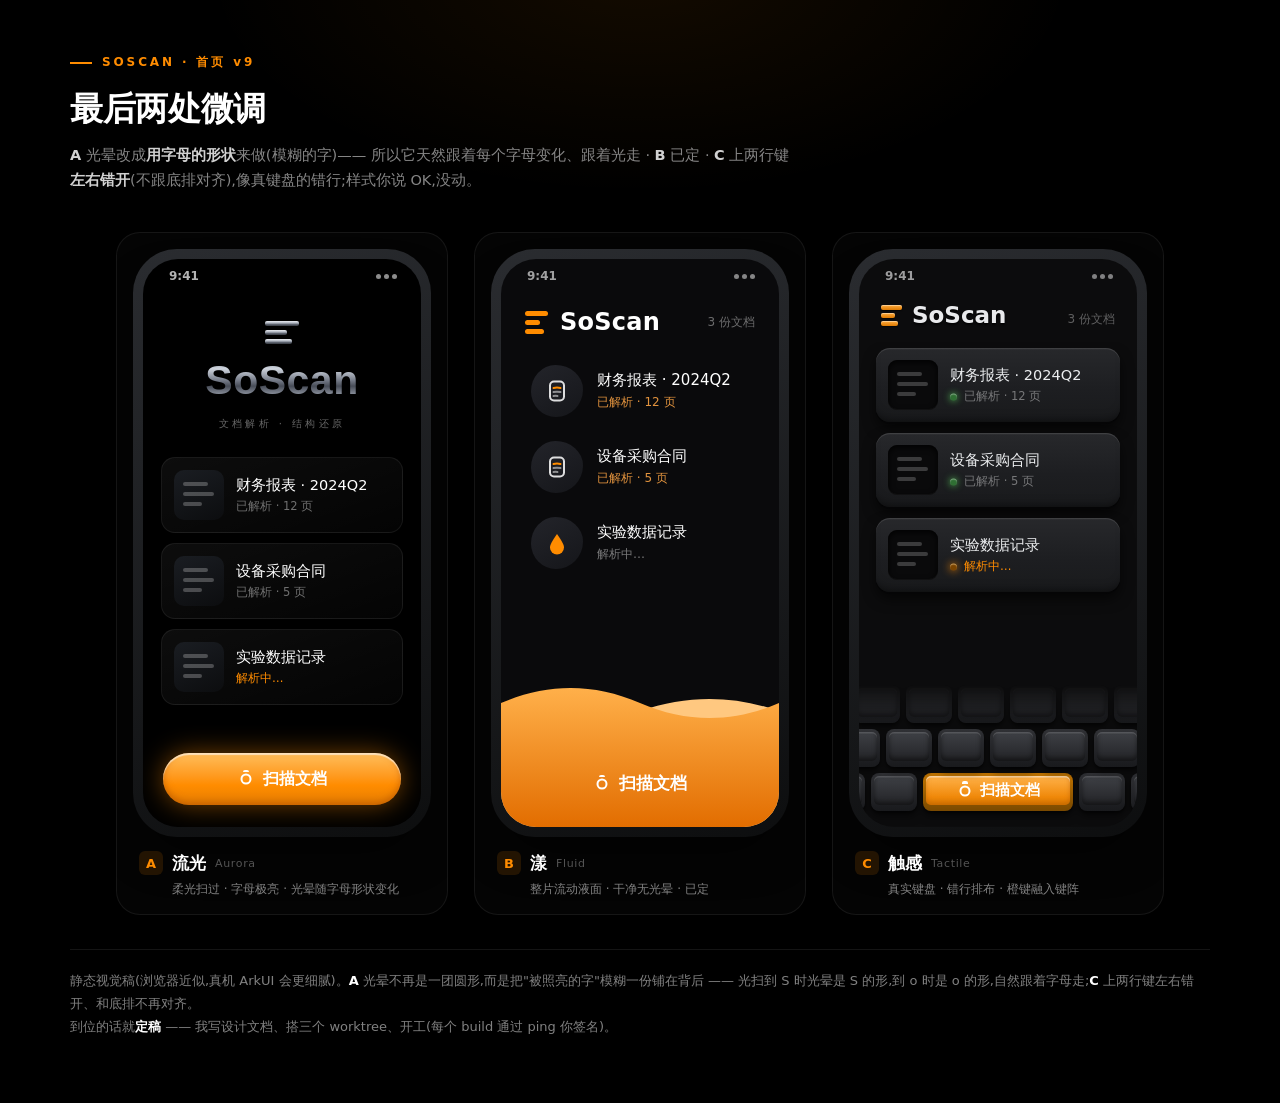
<file: docs/superpowers/specs/2026-05-22-soscan-ui-three-styles-mockup.html>
<!DOCTYPE html>
<html lang="zh-CN">
<head>
<meta charset="UTF-8">
<meta name="viewport" content="width=device-width, initial-scale=1">
<title>SoScan 首页 · 三套风格 v9</title>
<style>
  *{ margin:0; padding:0; box-sizing:border-box; }
  :root{ --orange:#FF8C00; }
  html,body{ background:#000; }
  body{
    font-family:'PingFang SC','Source Han Sans CN','Noto Sans SC',-apple-system,system-ui,sans-serif;
    color:#fff; min-height:100vh; padding:54px 28px 64px;
    display:flex; flex-direction:column; align-items:center;
    -webkit-font-smoothing:antialiased;
    background:radial-gradient(ellipse 620px 320px at 50% -30px, rgba(255,140,0,.08), transparent 70%), #000;
  }
  .page{ width:100%; max-width:1140px; }
  .eyebrow{
    font-size:12px; letter-spacing:.24em; color:var(--orange); font-weight:600;
    margin-bottom:16px; display:flex; align-items:center; gap:10px;
  }
  .eyebrow::before{ content:''; width:22px; height:2px; background:var(--orange); }
  h2{ font-size:33px; font-weight:600; letter-spacing:-.01em; margin-bottom:11px; }
  .subtitle{ font-size:14.5px; color:rgba(255,255,255,.52); line-height:1.7; margin-bottom:40px; max-width:720px; }
  .subtitle b{ color:rgba(255,255,255,.82); font-weight:600; }

  .cards{ display:flex; flex-wrap:wrap; gap:26px; justify-content:center; }
  .card{
    cursor:pointer; border-radius:24px; padding:16px 16px 8px;
    border:1px solid rgba(255,255,255,.07); background:rgba(255,255,255,.015);
    transition:transform .25s cubic-bezier(.2,.7,.2,1), box-shadow .25s, border-color .25s;
    opacity:0; transform:translateY(20px); animation:rise .6s cubic-bezier(.2,.7,.2,1) forwards;
  }
  .card:nth-child(1){ animation-delay:.05s; }
  .card:nth-child(2){ animation-delay:.15s; }
  .card:nth-child(3){ animation-delay:.25s; }
  @keyframes rise{ to{ opacity:1; transform:translateY(0); } }
  .card:hover{ transform:translateY(-6px); border-color:rgba(255,255,255,.14); }
  .card.selected{ border-color:var(--orange); box-shadow:0 0 0 1px var(--orange), 0 18px 40px -16px rgba(255,140,0,.5); }
  .cap{ padding:14px 6px 8px; }
  .cap-row{ display:flex; align-items:center; gap:9px; }
  .cap-letter{
    width:24px; height:24px; border-radius:6px; background:rgba(255,140,0,.13);
    color:var(--orange); font-size:13px; font-weight:700;
    display:flex; align-items:center; justify-content:center;
  }
  .cap-name{ font-size:17px; font-weight:600; }
  .cap-en{ font-size:11px; color:rgba(255,255,255,.32); letter-spacing:.06em; }
  .cap-line{ font-size:12px; color:rgba(255,255,255,.5); margin-top:6px; padding-left:33px; }
  .card.selected .cap-letter{ background:var(--orange); color:#000; }

  /* ---------- shared phone ---------- */
  .phone{
    width:298px; border-radius:44px; padding:10px;
    background:linear-gradient(160deg,#2a2c30,#0d0e0f);
    box-shadow:0 26px 50px -22px rgba(0,0,0,.85);
  }
  .screen{ border-radius:35px; overflow:hidden; height:568px; display:flex; flex-direction:column; position:relative; }
  .statusbar{
    height:34px; flex:none; display:flex; align-items:center; justify-content:space-between;
    padding:0 24px 0 26px; font-size:12px; font-weight:600;
  }
  .dots{ display:flex; gap:3px; }
  .dots b{ width:5px; height:5px; border-radius:50%; display:block; }
  .doclist{ flex:1; padding:4px 18px; display:flex; flex-direction:column; gap:10px; overflow:hidden; }
  .doc{ display:flex; align-items:center; gap:12px; padding:12px; }
  .thumb{ width:50px; height:50px; flex:none; position:relative; overflow:hidden; }
  .thumb i{ position:absolute; left:9px; height:4px; border-radius:2px; display:block; }
  .thumb i:nth-child(1){ top:12px; width:25px; }
  .thumb i:nth-child(2){ top:22px; width:31px; }
  .thumb i:nth-child(3){ top:32px; width:19px; }
  .meta{ flex:1; min-width:0; }
  .dname{ font-size:14.5px; font-weight:500; white-space:nowrap; overflow:hidden; text-overflow:ellipsis; }
  .dstatus{ font-size:11.5px; margin-top:4px; }
  .scanwrap{ flex:none; padding:14px 20px 22px; }
  .scanbtn{ height:52px; display:flex; align-items:center; justify-content:center; gap:9px; font-size:16px; font-weight:600; }
  .cam{ width:17px; height:14px; border-radius:3px; position:relative; flex:none; }
  .cam::before{ content:''; position:absolute; width:7px; height:7px; border-radius:50%;
    border:2px solid currentColor; left:50%; top:50%; transform:translate(-50%,-50%); }
  .cam::after{ content:''; position:absolute; width:6px; height:2.5px; border-radius:2px 2px 0 0;
    background:currentColor; left:50%; top:-2.5px; transform:translateX(-50%); }

  /* ================= A · 流光 Aurora ================= */
  .s-a{ background:#000; }
  .s-a .statusbar{ color:rgba(255,255,255,.7); }
  .s-a .dots b{ background:rgba(255,255,255,.55); }
  .a-top{ flex:none; padding:28px 0 22px; display:flex; flex-direction:column;
    align-items:center; gap:13px; position:relative; z-index:0; }
  .a-mark{ display:flex; flex-direction:column; gap:4px; }
  .a-mark i{
    height:5px; border-radius:2px; display:block;
    background:linear-gradient(180deg,#e9ecf1,#aeb4bf 40%,#5b616c 70%,#34383f);
  }
  .a-mark i:nth-child(1){ width:34px; }
  .a-mark i:nth-child(2){ width:22px; }
  .a-mark i:nth-child(3){ width:27px; }
  .a-word{
    position:relative; display:inline-block;
    font-family:'Helvetica Neue',Arial,sans-serif;
    font-size:41px; font-weight:600; letter-spacing:.5px;
    background:linear-gradient(180deg,#8b92a1 0%,#cdd3dc 25%,#787e8b 49%,#474c57 62%,#9298a4 82%,#5f6573 100%);
    -webkit-background-clip:text; background-clip:text; color:transparent;
  }
  /* glow — a blurred copy of the illuminated letters → the halo takes each letter's shape */
  .a-word::before{
    content:'SoScan'; position:absolute; left:0; top:0; z-index:-1;
    background:radial-gradient(ellipse 60% 170% at 50% 50%, #ffffff 0%, #ffffff 20%,
       rgba(255,255,255,.78) 42%, rgba(255,255,255,0) 72%);
    background-repeat:no-repeat; background-size:58% 100%; background-position:-160% 50%;
    -webkit-background-clip:text; background-clip:text; color:transparent;
    filter:blur(17px);
    animation:aLight 13s linear infinite;
  }
  /* the illumination — sweeps over the letter faces, blowing them extremely bright */
  .a-word::after{
    content:'SoScan'; position:absolute; left:0; top:0;
    background:radial-gradient(ellipse 60% 170% at 50% 50%, #ffffff 0%, #ffffff 18%,
       rgba(255,255,255,.72) 40%, rgba(255,255,255,0) 72%);
    background-repeat:no-repeat; background-size:58% 100%; background-position:-160% 50%;
    -webkit-background-clip:text; background-clip:text; color:transparent;
    filter:drop-shadow(0 0 7px rgba(255,255,255,.55));
    animation:aLight 13s linear infinite;
  }
  @keyframes aLight{ to{ background-position:258% 50%; } }
  .a-tag{ font-size:10px; letter-spacing:.34em; color:rgba(255,255,255,.4); }
  .s-a .doc{
    background:linear-gradient(160deg, rgba(255,255,255,.05), rgba(255,255,255,.014));
    border:1px solid rgba(255,255,255,.07); border-radius:14px;
  }
  .s-a .thumb{ border-radius:10px; background:linear-gradient(155deg,#1a1d22,#0c0d0f); }
  .s-a .thumb i{ background:rgba(255,255,255,.24); }
  .s-a .dname{ color:#fff; font-weight:400; }
  .s-a .dstatus{ color:rgba(255,255,255,.42); }
  .s-a .doc.parsing .dstatus{ color:var(--orange); }
  .s-a .scanbtn{
    border-radius:26px; color:#fff;
    background:linear-gradient(180deg,#ffbe5c,#ff9a1f 44%,#ff8c00 62%,#e67e00);
    box-shadow:0 0 26px rgba(255,140,0,.46), inset 0 2px 1px rgba(255,255,255,.6),
      inset 0 -3px 7px rgba(170,75,0,.55);
  }

  /* ================= B · 漾 Fluid ================= */
  .s-b{ background:#0a0a0c; }
  .s-b .statusbar{ color:rgba(255,255,255,.62); }
  .s-b .dots b{ background:rgba(255,255,255,.5); }
  .b-head{ flex:none; padding:15px 24px 8px; display:flex; align-items:center; gap:12px; }
  .b-mark{ display:flex; flex-direction:column; gap:4px; }
  .b-mark i{ height:5px; border-radius:3px; display:block; background:var(--orange); }
  .b-mark i:nth-child(1){ width:23px; }
  .b-mark i:nth-child(2){ width:15px; }
  .b-mark i:nth-child(3){ width:19px; }
  .b-word{ font-size:24px; font-weight:600; color:#fff; letter-spacing:.01em; }
  .b-count{ margin-left:auto; font-size:12px; color:rgba(255,255,255,.4); }
  .b-list{ flex:1; padding:12px 22px 0; display:flex; flex-direction:column; gap:6px; }
  .b-doc{ display:flex; align-items:center; gap:14px; padding:9px 8px; }
  .b-thumb{
    width:52px; height:52px; flex:none;
    border-radius:47% 53% 52% 48% / 51% 47% 53% 49%;
    background:linear-gradient(150deg,#23242a,#15161a);
    display:flex; align-items:center; justify-content:center;
  }
  .b-thumb svg{ width:26px; height:26px; }
  .b-drop{ animation:bpulse 2.6s ease-in-out infinite; transform-origin:center; }
  @keyframes bpulse{ 50%{ transform:scale(1.13); opacity:.55; } }
  .b-meta{ flex:1; min-width:0; }
  .b-dname{ font-size:15px; font-weight:500; color:#fff; white-space:nowrap; overflow:hidden; text-overflow:ellipsis; }
  .b-status{ font-size:12px; margin-top:4px; color:rgba(255,255,255,.45); }
  .b-status.done{ color:#e2933e; }
  .b-pool{ position:absolute; left:0; right:0; bottom:0; height:176px; pointer-events:none; }
  .b-liquid{ position:absolute; inset:0; width:100%; height:100%; }
  .wv{ animation:bdrift 17s linear infinite; }
  .wv-2{ animation-duration:27s; }
  @keyframes bdrift{ to{ transform:translateX(-298px); } }
  .b-cta{
    position:absolute; left:0; right:0; bottom:32px;
    display:flex; align-items:center; justify-content:center; gap:9px;
    font-size:16.5px; font-weight:600; color:#fff;
  }
  .b-cta .cam{ color:#fff; }

  /* ================= C · 触感 Tactile ================= */
  .s-c{ background:#0c0c0d; }
  .s-c .statusbar{ color:rgba(255,255,255,.6); }
  .s-c .dots b{ background:rgba(255,255,255,.48); }
  .c-head{ flex:none; padding:9px 22px 14px; display:flex; align-items:flex-end; justify-content:space-between; }
  .c-brand{ display:flex; align-items:center; gap:10px; }
  .c-mark{ display:flex; flex-direction:column; gap:3px; }
  .c-mark i{
    height:5px; border-radius:2px; display:block;
    background:linear-gradient(180deg,#ffae42,#df7a00);
    box-shadow:inset 0 1px 0 rgba(255,255,255,.4), 0 1px 1px rgba(0,0,0,.55);
  }
  .c-mark i:nth-child(1){ width:21px; }
  .c-mark i:nth-child(2){ width:14px; }
  .c-mark i:nth-child(3){ width:17px; }
  .c-word{ font-size:23px; font-weight:600; color:#e9eaec; text-shadow:0 1.5px 2px rgba(0,0,0,.7); }
  .c-count{ font-size:12px; color:rgba(255,255,255,.34); }
  .s-c .doclist{ padding:6px 17px; gap:11px; }
  .s-c .doc{
    border-radius:14px; padding:12px;
    background:linear-gradient(180deg,#27282b 0%,#1d1e21 56%,#191a1c 100%);
    box-shadow:
      inset 0 1.2px 0 rgba(255,255,255,.11),
      inset 0 -8px 12px -9px rgba(0,0,0,.75),
      0 2px 0 #050506,
      0 7px 13px rgba(0,0,0,.62);
  }
  .s-c .thumb{
    border-radius:9px; background:#0a0a0b;
    box-shadow:inset 0 2px 6px rgba(0,0,0,.92), inset 0 -1px 0 rgba(255,255,255,.05);
  }
  .s-c .thumb i{ background:rgba(255,255,255,.2); }
  .s-c .dname{ color:#eceef0; font-weight:500; }
  .s-c .dstatus{ color:rgba(255,255,255,.4); padding-left:14px; position:relative; }
  .s-c .dstatus::before{
    content:''; position:absolute; left:0; top:50%; transform:translateY(-50%);
    width:7px; height:7px; border-radius:50%;
    background:#2f6f33; box-shadow:0 0 7px #54c059, inset 0 1px 1px rgba(255,255,255,.4);
  }
  .s-c .doc.parsing .dstatus{ color:var(--orange); }
  .s-c .doc.parsing .dstatus::before{ background:#7a4400; box-shadow:0 0 9px var(--orange), inset 0 1px 1px rgba(255,220,160,.6); }
  .c-kb{
    flex:none; padding:0 0 16px; display:flex; flex-direction:column; gap:6px;
    -webkit-mask-image:linear-gradient(to bottom, transparent 0%, #000 30%);
    mask-image:linear-gradient(to bottom, transparent 0%, #000 30%);
  }
  .c-kb-row{ display:flex; gap:6px; justify-content:center; }
  /* staggered rows — like a real keyboard, top rows offset from the bottom */
  .c-kb-row.r1{ transform:translateX(-17px); }
  .c-kb-row.r2{ transform:translateX(15px); }
  .c-key{
    width:46px; height:38px; flex:none; border-radius:8px; padding:3px 3px 6px;
    background:linear-gradient(180deg,#303135,#191a1d);
    box-shadow:0 2px 3px rgba(0,0,0,.5), 0 5px 9px rgba(0,0,0,.5);
  }
  .c-key .kf{
    width:100%; height:100%; border-radius:5px;
    background:linear-gradient(180deg,#3e4045,#2a2b2f 74%,#242528);
    box-shadow:inset 0 1.5px 0 rgba(255,255,255,.13), inset 0 -3px 5px rgba(0,0,0,.45);
  }
  .c-key.ckorange{
    width:150px;
    background:linear-gradient(180deg,#c47600,#7a4900);
  }
  .c-key.ckorange .kf{
    background:linear-gradient(180deg,#ffb24a,#f0890a 72%,#e07e00);
    box-shadow:inset 0 1.6px 0 rgba(255,255,255,.5), inset 0 -3px 5px rgba(165,78,0,.4);
    display:flex; align-items:center; justify-content:center; gap:7px;
    color:#fff; font-size:14.5px; font-weight:600;
  }
  .c-key.ckorange .cam{ color:#fff; }

  .foot{
    margin-top:34px; padding-top:20px; border-top:1px solid rgba(255,255,255,.08);
    font-size:13px; color:rgba(255,255,255,.5); line-height:1.75;
  }
  .foot b{ color:#fff; font-weight:600; }
</style>
</head>
<body>
  <div class="page">
    <div class="eyebrow">SOSCAN · 首页 v9</div>
    <h2>最后两处微调</h2>
    <p class="subtitle"><b>A</b> 光晕改成<b>用字母的形状</b>来做(模糊的字)—— 所以它天然跟着每个字母变化、跟着光走 · <b>B</b> 已定 · <b>C</b> 上两行键<b>左右错开</b>(不跟底排对齐),像真键盘的错行;样式你说 OK,没动。</p>

    <div class="cards">

      <!-- ===== A ===== -->
      <div class="card" data-choice="a" onclick="toggleSelect(this)">
        <div class="phone"><div class="screen s-a">
          <div class="statusbar"><span>9:41</span><span class="dots"><b></b><b></b><b></b></span></div>
          <div class="a-top">
            <div class="a-mark"><i></i><i></i><i></i></div>
            <div class="a-word">SoScan</div>
            <div class="a-tag">文档解析 · 结构还原</div>
          </div>
          <div class="doclist">
            <div class="doc"><div class="thumb"><i></i><i></i><i></i></div>
              <div class="meta"><div class="dname">财务报表 · 2024Q2</div><div class="dstatus">已解析 · 12 页</div></div></div>
            <div class="doc"><div class="thumb"><i></i><i></i><i></i></div>
              <div class="meta"><div class="dname">设备采购合同</div><div class="dstatus">已解析 · 5 页</div></div></div>
            <div class="doc parsing"><div class="thumb"><i></i><i></i><i></i></div>
              <div class="meta"><div class="dname">实验数据记录</div><div class="dstatus">解析中…</div></div></div>
          </div>
          <div class="scanwrap"><div class="scanbtn"><span class="cam"></span>扫描文档</div></div>
        </div></div>
        <div class="cap">
          <div class="cap-row"><div class="cap-letter">A</div><div class="cap-name">流光</div><div class="cap-en">Aurora</div></div>
          <div class="cap-line">柔光扫过 · 字母极亮 · 光晕随字母形状变化</div>
        </div>
      </div>

      <!-- ===== B ===== -->
      <div class="card" data-choice="b" onclick="toggleSelect(this)">
        <div class="phone"><div class="screen s-b">
          <div class="statusbar"><span>9:41</span><span class="dots"><b></b><b></b><b></b></span></div>
          <div class="b-head">
            <div class="b-mark"><i></i><i></i><i></i></div>
            <div class="b-word">SoScan</div>
            <div class="b-count">3 份文档</div>
          </div>
          <div class="b-list">
            <div class="b-doc">
              <div class="b-thumb">
                <svg viewBox="0 0 26 26">
                  <rect x="6" y="3.5" width="14" height="19" rx="4" fill="none" stroke="#fff" stroke-width="2" opacity=".85"/>
                  <path d="M9.5 10 Q13 9.2 16.5 10" stroke="#ff8c00" stroke-width="2" fill="none" stroke-linecap="round"/>
                  <path d="M9.5 14 Q13 13.3 16.5 14" stroke="#fff" stroke-width="2" fill="none" stroke-linecap="round" opacity=".5"/>
                  <path d="M9.5 18 Q11.5 17.6 13.5 18" stroke="#fff" stroke-width="2" fill="none" stroke-linecap="round" opacity=".5"/>
                </svg>
              </div>
              <div class="b-meta"><div class="b-dname">财务报表 · 2024Q2</div><div class="b-status done">已解析 · 12 页</div></div>
            </div>
            <div class="b-doc">
              <div class="b-thumb">
                <svg viewBox="0 0 26 26">
                  <rect x="6" y="3.5" width="14" height="19" rx="4" fill="none" stroke="#fff" stroke-width="2" opacity=".85"/>
                  <path d="M9.5 10 Q13 9.2 16.5 10" stroke="#ff8c00" stroke-width="2" fill="none" stroke-linecap="round"/>
                  <path d="M9.5 14 Q13 13.3 16.5 14" stroke="#fff" stroke-width="2" fill="none" stroke-linecap="round" opacity=".5"/>
                  <path d="M9.5 18 Q11.5 17.6 13.5 18" stroke="#fff" stroke-width="2" fill="none" stroke-linecap="round" opacity=".5"/>
                </svg>
              </div>
              <div class="b-meta"><div class="b-dname">设备采购合同</div><div class="b-status done">已解析 · 5 页</div></div>
            </div>
            <div class="b-doc">
              <div class="b-thumb">
                <svg viewBox="0 0 26 26">
                  <path class="b-drop" d="M13 4 C 18 11.5 20 14.5 20 17.5 A 7 7 0 1 1 6 17.5 C 6 14.5 8 11.5 13 4 Z" fill="#ff8c00"/>
                </svg>
              </div>
              <div class="b-meta"><div class="b-dname">实验数据记录</div><div class="b-status">解析中…</div></div>
            </div>
          </div>
          <div class="b-pool">
            <svg class="b-liquid" viewBox="0 0 298 176" preserveAspectRatio="none">
              <defs>
                <linearGradient id="bfront" x1="0" x2="0" y1="0" y2="1">
                  <stop offset="0" stop-color="#ffb04a"/><stop offset="1" stop-color="#e26d00"/>
                </linearGradient>
              </defs>
              <path class="wv wv-2" fill="#ffc880" d="M0 60 C 50 76 99 76 149 60 C 199 44 248 44 298 60 C 348 76 397 76 447 60 C 497 44 546 44 596 60 L596 176 L0 176 Z"/>
              <path class="wv wv-1" fill="url(#bfront)" d="M0 52 C 50 32 99 32 149 52 C 199 72 248 72 298 52 C 348 32 397 32 447 52 C 497 72 546 72 596 52 L596 176 L0 176 Z"/>
            </svg>
            <div class="b-cta"><span class="cam"></span>扫描文档</div>
          </div>
        </div></div>
        <div class="cap">
          <div class="cap-row"><div class="cap-letter">B</div><div class="cap-name">漾</div><div class="cap-en">Fluid</div></div>
          <div class="cap-line">整片流动液面 · 干净无光晕 · 已定</div>
        </div>
      </div>

      <!-- ===== C ===== -->
      <div class="card" data-choice="c" onclick="toggleSelect(this)">
        <div class="phone"><div class="screen s-c">
          <div class="statusbar"><span>9:41</span><span class="dots"><b></b><b></b><b></b></span></div>
          <div class="c-head">
            <div class="c-brand"><div class="c-mark"><i></i><i></i><i></i></div><div class="c-word">SoScan</div></div>
            <div class="c-count">3 份文档</div>
          </div>
          <div class="doclist">
            <div class="doc"><div class="thumb"><i></i><i></i><i></i></div>
              <div class="meta"><div class="dname">财务报表 · 2024Q2</div><div class="dstatus">已解析 · 12 页</div></div></div>
            <div class="doc"><div class="thumb"><i></i><i></i><i></i></div>
              <div class="meta"><div class="dname">设备采购合同</div><div class="dstatus">已解析 · 5 页</div></div></div>
            <div class="doc parsing"><div class="thumb"><i></i><i></i><i></i></div>
              <div class="meta"><div class="dname">实验数据记录</div><div class="dstatus">解析中…</div></div></div>
          </div>
          <div class="c-kb">
            <div class="c-kb-row r1">
              <div class="c-key"><div class="kf"></div></div><div class="c-key"><div class="kf"></div></div>
              <div class="c-key"><div class="kf"></div></div><div class="c-key"><div class="kf"></div></div>
              <div class="c-key"><div class="kf"></div></div><div class="c-key"><div class="kf"></div></div>
              <div class="c-key"><div class="kf"></div></div>
            </div>
            <div class="c-kb-row r2">
              <div class="c-key"><div class="kf"></div></div><div class="c-key"><div class="kf"></div></div>
              <div class="c-key"><div class="kf"></div></div><div class="c-key"><div class="kf"></div></div>
              <div class="c-key"><div class="kf"></div></div><div class="c-key"><div class="kf"></div></div>
              <div class="c-key"><div class="kf"></div></div>
            </div>
            <div class="c-kb-row r3">
              <div class="c-key"><div class="kf"></div></div><div class="c-key"><div class="kf"></div></div>
              <div class="c-key ckorange"><div class="kf"><span class="cam"></span>扫描文档</div></div>
              <div class="c-key"><div class="kf"></div></div><div class="c-key"><div class="kf"></div></div>
            </div>
          </div>
        </div></div>
        <div class="cap">
          <div class="cap-row"><div class="cap-letter">C</div><div class="cap-name">触感</div><div class="cap-en">Tactile</div></div>
          <div class="cap-line">真实键盘 · 错行排布 · 橙键融入键阵</div>
        </div>
      </div>

    </div>

    <div class="foot">
      静态视觉稿(浏览器近似,真机 ArkUI 会更细腻)。<b>A</b> 光晕不再是一团圆形,而是把"被照亮的字"模糊一份铺在背后 —— 光扫到 S 时光晕是 S 的形,到 o 时是 o 的形,自然跟着字母走;<b>C</b> 上两行键左右错开、和底排不再对齐。<br>
      到位的话就<b>定稿</b> —— 我写设计文档、搭三个 worktree、开工(每个 build 通过 ping 你签名)。
    </div>
  </div>
</body>
</html>
</file>
